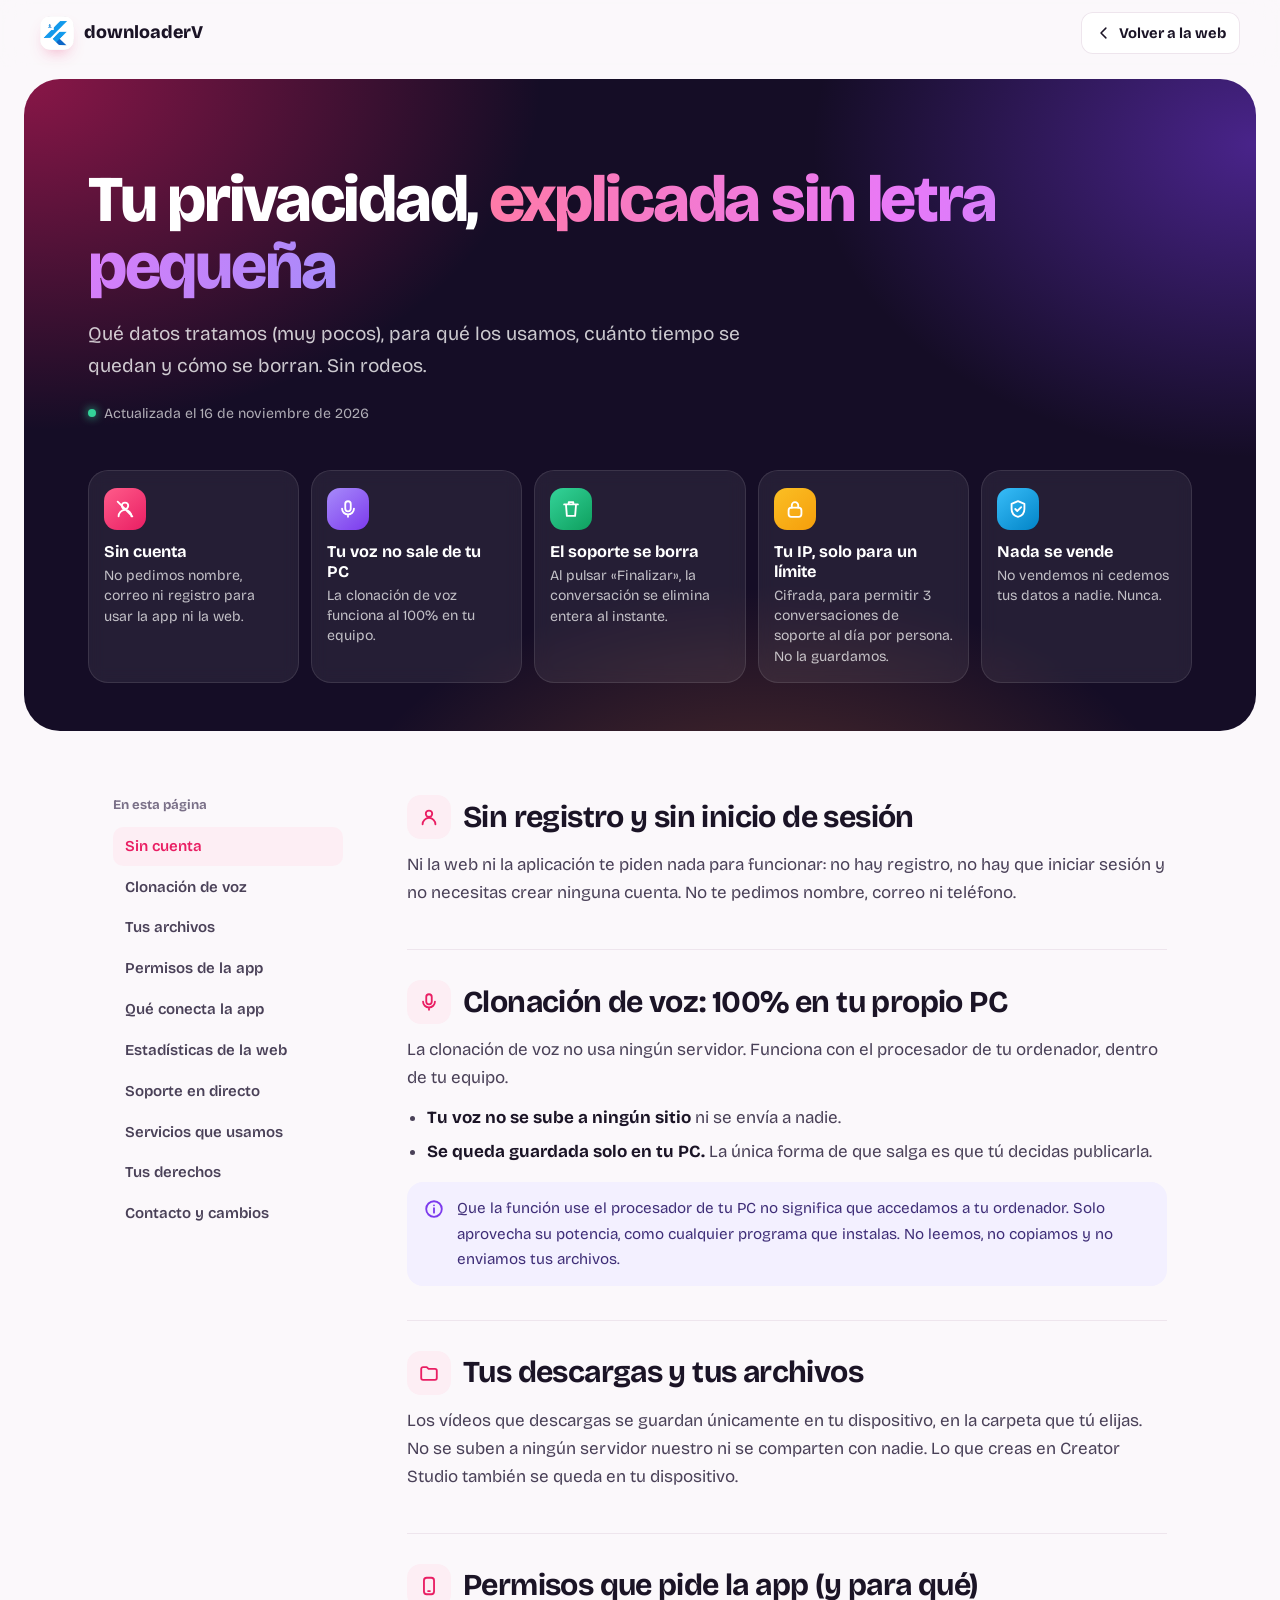
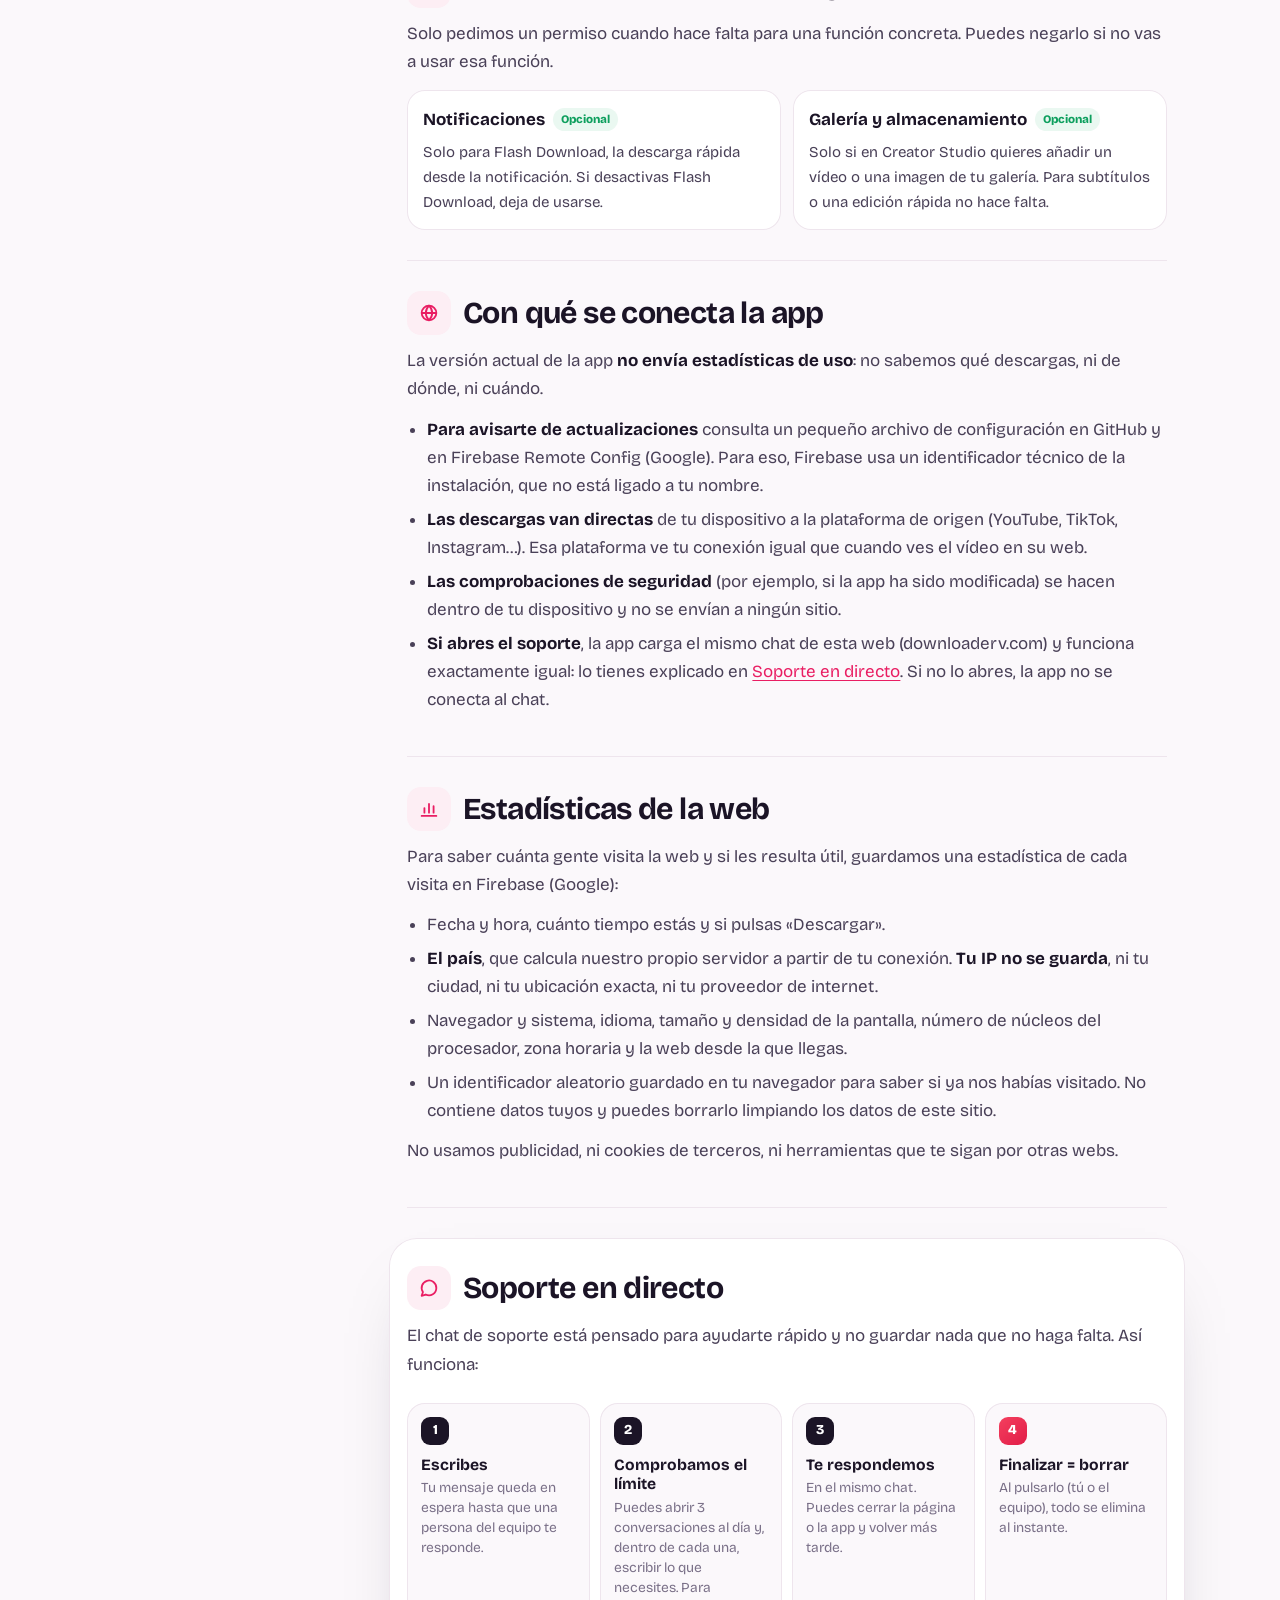
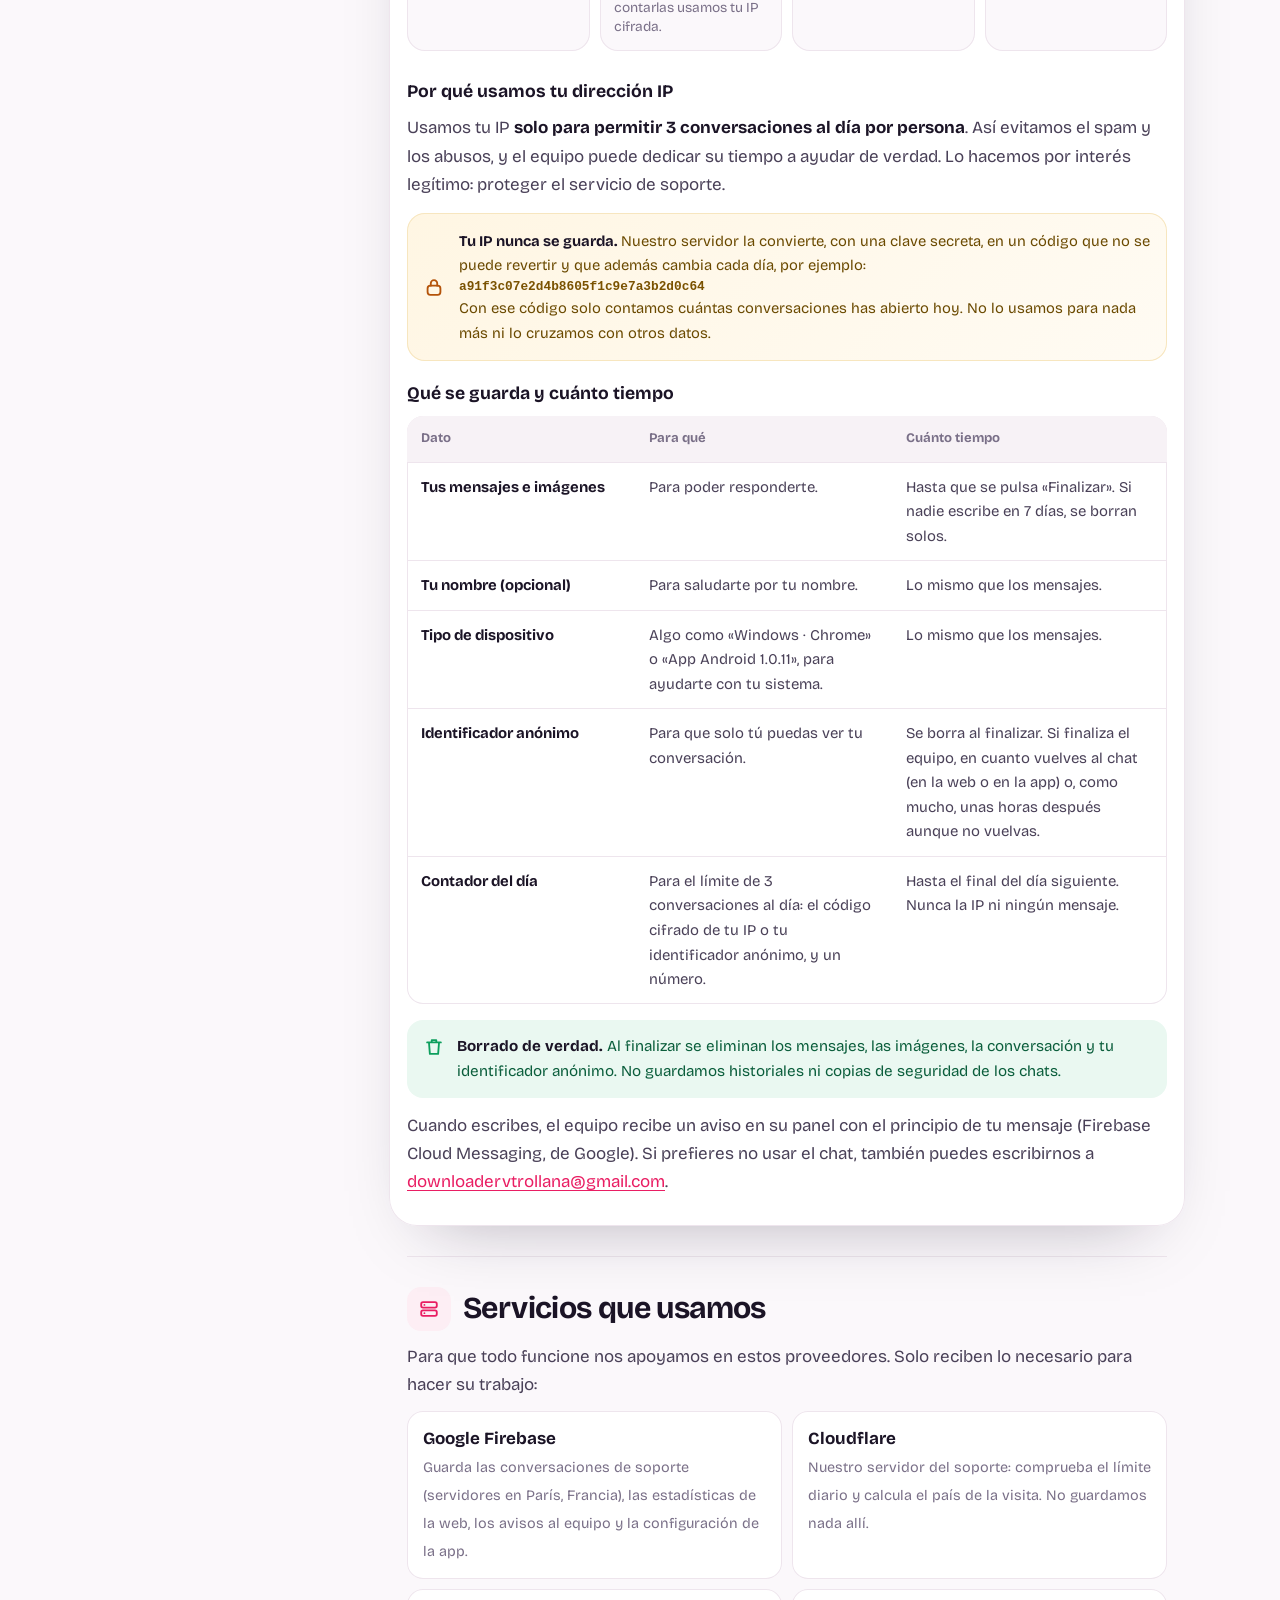
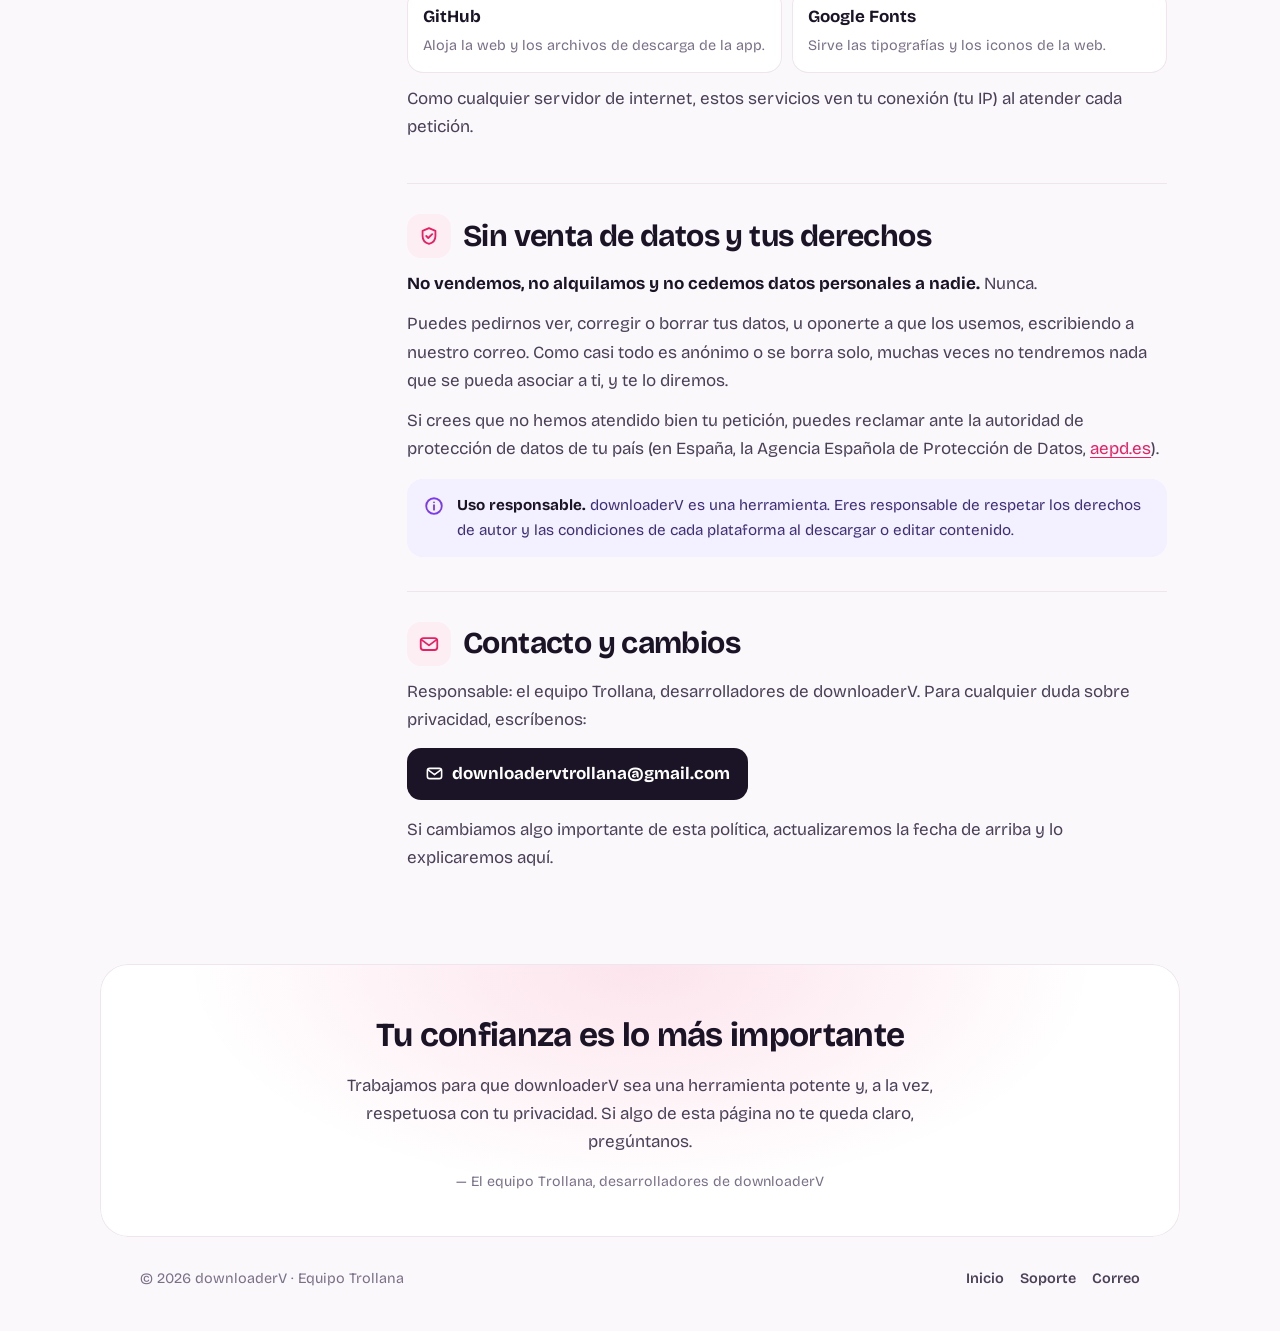
<file: privacidad.html>
<!DOCTYPE html>
<html lang="es">
<head>
<meta charset="utf-8">
<meta name="viewport" content="width=device-width, initial-scale=1">
<title>Política de privacidad · downloaderV</title>
<meta name="description" content="Qué datos trata downloaderV, para qué y cuánto tiempo. Sin cuenta, voz 100% local, soporte que se borra al finalizar y tu IP solo para el límite de 3 conversaciones de soporte al día.">
<link rel="canonical" href="https://downloaderv.com/privacidad.html">
<meta name="theme-color" content="#150D26">
<link rel="icon" type="image/png" href="favicon.png">
<link rel="apple-touch-icon" href="apple-touch-icon.png">
<link rel="preconnect" href="https://fonts.googleapis.com">
<link rel="preconnect" href="https://fonts.gstatic.com" crossorigin>
<link href="https://fonts.googleapis.com/css2?family=Bricolage+Grotesque:opsz,wdth,wght@12..96,75..100,300..800&amp;display=swap" rel="stylesheet">
<style>
:root{--pk:#E91E63;--pk2:#FF4D8D;--vi:#7C3AED;--in:#1B1426;--in2:#4A4158;--mu:#7A7088;--st:#150D26;--bg:#FBF8FB;--ln:#EEE5ED;--ok:#0E9F5E;--f:'Bricolage Grotesque',system-ui,-apple-system,'Segoe UI',sans-serif;--ease:cubic-bezier(.2,.8,.2,1)}
*,*::before,*::after{box-sizing:border-box}
html{scroll-behavior:smooth;scroll-padding-top:84px}
body{margin:0;font-family:var(--f);color:var(--in);background:var(--bg);font-size:17px;line-height:1.65;-webkit-font-smoothing:antialiased}
a{color:var(--pk);text-underline-offset:3px}
svg{width:22px;height:22px;fill:none;stroke:currentColor;stroke-width:2;stroke-linecap:round;stroke-linejoin:round;flex:none}
.skip{position:absolute;left:-999px;top:8px;padding:10px 14px;border-radius:10px;background:#fff;z-index:99}.skip:focus{left:8px}
.barra{position:fixed;inset:0 0 auto;height:3px;z-index:60;background:linear-gradient(90deg,var(--pk2),var(--vi));transform-origin:0 50%;transform:scaleX(0)}
/* cabecera */
.top{position:sticky;top:0;z-index:50;display:flex;align-items:center;justify-content:space-between;gap:12px;padding:12px clamp(16px,4vw,40px);background:rgba(251,248,251,.82);-webkit-backdrop-filter:blur(14px);backdrop-filter:blur(14px);border-bottom:1px solid transparent;transition:border-color .2s}
.top.con-borde{border-bottom-color:var(--ln)}
.marca{display:flex;align-items:center;gap:10px;color:var(--in);text-decoration:none;font-weight:800;font-size:1.12rem}
.marca img{border-radius:11px;box-shadow:0 8px 18px -10px rgba(233,30,99,.8)}
.volver{display:inline-flex;align-items:center;gap:6px;padding:9px 14px;border-radius:12px;background:#fff;color:var(--in);font-weight:700;font-size:.92rem;text-decoration:none;box-shadow:inset 0 0 0 1px var(--ln);transition:box-shadow .2s}
.volver:hover{box-shadow:inset 0 0 0 1.5px var(--pk)}
.volver svg{width:18px;height:18px}
/* portada */
.hero{position:relative;overflow:hidden;margin:12px clamp(10px,2vw,24px) 0;padding:clamp(48px,7vw,88px) clamp(20px,5vw,64px) clamp(30px,4vw,48px);border-radius:clamp(24px,3vw,36px);color:#fff;
  background:radial-gradient(70% 90% at 0% 0%,rgba(233,30,99,.55),transparent 60%),radial-gradient(60% 80% at 100% 10%,rgba(124,58,237,.5),transparent 60%),radial-gradient(50% 60% at 60% 120%,rgba(255,138,61,.28),transparent 70%),var(--st)}
.hero h1{max-width:15em;margin:0;font-size:clamp(2.2rem,4.6vw + .4rem,4.4rem);line-height:1.02;letter-spacing:-.035em;font-weight:800}
.hero h1 span{background:linear-gradient(100deg,#FF7AA6,#E879F9 55%,#A78BFA);-webkit-background-clip:text;background-clip:text;color:transparent}
.hero .lead{max-width:36em;margin:18px 0 0;color:rgba(255,255,255,.78);font-size:clamp(1.02rem,.4vw + .95rem,1.2rem)}
.fecha{display:inline-flex;align-items:center;gap:8px;margin-top:20px;font-size:.88rem;color:rgba(255,255,255,.66)}
.fecha i{width:8px;height:8px;border-radius:50%;background:#34D399;box-shadow:0 0 10px #34D399}
.resumen{display:grid;grid-template-columns:repeat(5,minmax(0,1fr));gap:12px;margin:clamp(30px,4vw,44px) 0 0;padding:0;list-style:none}
.resumen li{padding:18px 16px 16px;border-radius:20px;background:rgba(255,255,255,.07);box-shadow:inset 0 0 0 1px rgba(255,255,255,.1);-webkit-backdrop-filter:blur(8px);backdrop-filter:blur(8px)}
.resumen .ic{display:grid;place-items:center;width:42px;height:42px;margin-bottom:12px;border-radius:13px;background:rgba(255,255,255,.12);color:#fff}
.resumen b{display:block;font-size:1.02rem;line-height:1.2;margin-bottom:4px}
.resumen span{display:block;font-size:.88rem;line-height:1.45;color:rgba(255,255,255,.72)}
.resumen li:nth-child(1) .ic{background:linear-gradient(140deg,#FF5C8A,#E91E63)}
.resumen li:nth-child(2) .ic{background:linear-gradient(140deg,#A78BFA,#7C3AED)}
.resumen li:nth-child(3) .ic{background:linear-gradient(140deg,#34D399,#0E9F5E)}
.resumen li:nth-child(4) .ic{background:linear-gradient(140deg,#FBBF24,#F59E0B)}
.resumen li:nth-child(5) .ic{background:linear-gradient(140deg,#38BDF8,#0284C7)}
/* cuerpo */
.cuerpo{display:grid;grid-template-columns:230px minmax(0,760px);justify-content:center;gap:clamp(28px,5vw,72px);padding:clamp(36px,5vw,64px) clamp(16px,4vw,40px) 40px}
.indice{position:sticky;top:90px;align-self:start}
.indice b{display:block;margin:0 0 10px;font-size:.82rem;color:var(--mu)}
.indice ol{margin:0;padding:0;list-style:none;display:grid;gap:2px}
.indice a{display:block;padding:7px 12px;border-radius:10px;color:var(--in2);font-size:.94rem;font-weight:600;text-decoration:none;transition:background .15s,color .15s}
.indice a:hover{background:#F5EEF3}
.indice a.on{background:#FDEEF4;color:var(--pk)}
.sec{padding:30px 0;border-top:1px solid var(--ln)}
.sec:first-child{border-top:0;padding-top:0}
.sec h2{display:flex;align-items:center;gap:12px;margin:0 0 12px;font-size:clamp(1.45rem,1.2vw + 1rem,1.9rem);line-height:1.15;letter-spacing:-.02em}
.sec h2 .ic{display:grid;place-items:center;width:44px;height:44px;border-radius:14px;background:#FDEEF4;color:var(--pk)}
.sec p{margin:0 0 12px;color:var(--in2)}
.sec ul{margin:0 0 12px;padding-left:1.2em;color:var(--in2)}
.sec li{margin:6px 0}
.sec strong{color:var(--in)}
.nota{display:flex;gap:12px;margin:16px 0 4px;padding:14px 16px;border-radius:16px;background:#F3F0FF;color:#3F2E78;font-size:.95rem}
.nota svg{color:var(--vi);margin-top:2px}
.nota.verde{background:#EAF8F1;color:#0B5E3C}.nota.verde svg{color:var(--ok)}
.permisos{display:grid;grid-template-columns:repeat(2,minmax(0,1fr));gap:12px;margin-top:14px}
.permisos div{padding:16px;border-radius:18px;background:#fff;box-shadow:inset 0 0 0 1px var(--ln)}
.permisos b{display:flex;align-items:center;gap:8px;margin-bottom:6px}
.permisos em{font-style:normal;font-size:.72rem;font-weight:800;padding:2px 8px;border-radius:999px;background:#EAF8F1;color:var(--ok)}
.permisos p{margin:0;font-size:.94rem}
/* soporte */
.destacado{position:relative;margin:0 -18px;padding:28px 18px 18px;border-radius:28px;background:#fff;box-shadow:0 30px 70px -40px rgba(21,13,38,.35),inset 0 0 0 1px var(--ln)}
.flujo{display:grid;grid-template-columns:repeat(4,minmax(0,1fr));gap:10px;margin:18px 0 20px;padding:0;list-style:none;counter-reset:paso}
.flujo li{position:relative;padding:14px 14px 14px;border-radius:18px;background:var(--bg);box-shadow:inset 0 0 0 1px var(--ln);counter-increment:paso}
.flujo li::before{content:counter(paso);display:grid;place-items:center;width:28px;height:28px;margin-bottom:10px;border-radius:9px;background:var(--in);color:#fff;font-weight:800;font-size:.85rem}
.flujo li:last-child::before{background:linear-gradient(140deg,#F43F5E,#E11D48)}
.flujo b{display:block;font-size:.98rem;line-height:1.25;margin-bottom:4px}
.flujo span{display:block;font-size:.86rem;line-height:1.45;color:var(--mu)}
.tabla{width:100%;border-collapse:separate;border-spacing:0;margin:8px 0 14px;font-size:.93rem;border-radius:16px;overflow:hidden;box-shadow:inset 0 0 0 1px var(--ln)}
.tabla th,.tabla td{padding:12px 14px;text-align:left;vertical-align:top;border-bottom:1px solid var(--ln)}
.tabla tr:last-child td{border-bottom:0}
.tabla th{background:#F7F2F6;font-size:.82rem;color:var(--mu)}
.tabla td:first-child{font-weight:700;color:var(--in);width:30%}
.tabla td{color:var(--in2)}
.ip{display:flex;gap:14px;align-items:center;margin:14px 0;padding:16px;border-radius:18px;background:linear-gradient(135deg,#FFF6E3,#FFFBF3);box-shadow:inset 0 0 0 1px #F7E6BF}
.ip code{display:block;font:600 .8rem/1.5 ui-monospace,SFMono-Regular,Consolas,monospace;color:#7A5200;word-break:break-all}
.ip .fl{flex:none;color:#B45309}
.ip p{margin:0;font-size:.92rem;color:#6B4A00}
.proveedores{display:grid;grid-template-columns:repeat(2,minmax(0,1fr));gap:10px;margin:12px 0}
.proveedores div{padding:14px 16px;border-radius:16px;background:#fff;box-shadow:inset 0 0 0 1px var(--ln)}
.proveedores b{display:block}
.proveedores span{font-size:.9rem;color:var(--mu)}
.contacto{display:flex;flex-wrap:wrap;align-items:center;gap:12px;margin-top:14px}
.contacto a.btn{display:inline-flex;align-items:center;gap:8px;padding:12px 18px;border-radius:14px;background:var(--in);color:#fff;font-weight:700;text-decoration:none}
.contacto a.btn svg{width:19px;height:19px}
/* final */
.promesa{max-width:1080px;margin:10px auto 0;padding:clamp(28px,4vw,44px);border-radius:28px;text-align:center;background:radial-gradient(60% 120% at 50% 0%,rgba(233,30,99,.12),transparent 70%),#fff;box-shadow:inset 0 0 0 1px var(--ln)}
.promesa h2{margin:0 0 8px;font-size:clamp(1.5rem,1.5vw + 1rem,2.1rem);letter-spacing:-.02em}
.promesa p{max-width:38em;margin:0 auto;color:var(--in2)}
.promesa small{display:block;margin-top:14px;color:var(--mu)}
.pie{display:flex;flex-wrap:wrap;align-items:center;justify-content:space-between;gap:12px;max-width:1080px;margin:0 auto;padding:30px clamp(16px,4vw,40px) 40px;color:var(--mu);font-size:.9rem}
.pie nav{display:flex;gap:16px}
.pie a{color:var(--in2);font-weight:600;text-decoration:none}
:focus-visible{outline:2.5px solid var(--pk);outline-offset:3px;border-radius:6px}
@media (max-width:1100px){.resumen{grid-template-columns:repeat(3,minmax(0,1fr))}.resumen li:nth-child(n+4){grid-column:span 1}}
@media (max-width:980px){
  .cuerpo{grid-template-columns:minmax(0,1fr)}
  .indice{position:sticky;top:61px;z-index:40;margin:0 -16px;padding:8px 16px;background:rgba(251,248,251,.92);-webkit-backdrop-filter:blur(12px);backdrop-filter:blur(12px)}
  .indice b{display:none}
  .indice ol{display:flex;gap:6px;overflow-x:auto;scrollbar-width:none}
  .indice ol::-webkit-scrollbar{display:none}
  .indice a{white-space:nowrap;background:#fff;box-shadow:inset 0 0 0 1px var(--ln)}
  .flujo{grid-template-columns:repeat(2,minmax(0,1fr))}
}
@media (max-width:640px){
  body{font-size:16px}
  .resumen{grid-template-columns:minmax(0,1fr)}
  .resumen li{display:grid;grid-template-columns:auto minmax(0,1fr);column-gap:14px;align-items:start}
  .resumen .ic{grid-row:span 2;margin:0}
  .permisos,.proveedores{grid-template-columns:minmax(0,1fr)}
  .destacado{margin:0 -8px;padding:22px 14px 12px}
  .tabla,.tabla tbody,.tabla tr,.tabla td{display:block;width:100%}
  .tabla thead{display:none}
  .tabla tr{padding:12px 14px;border-bottom:1px solid var(--ln)}
  .tabla td{padding:2px 0;border:0}
  .tabla td:first-child{width:100%}
  .volver span{display:none}
}
@media (prefers-reduced-motion:reduce){html{scroll-behavior:auto}*{transition:none!important}}
</style>
</head>
<body>
<a class="skip" href="#contenido">Saltar al contenido</a>
<div class="barra" id="barra" aria-hidden="true"></div>

<header class="top" id="top">
  <a class="marca" href="./"><img src="icono.png" alt="" width="34" height="34">downloaderV</a>
  <a class="volver" href="./"><svg viewBox="0 0 24 24"><path d="M14.5 5.5L8 12l6.5 6.5"/></svg><span>Volver a la web</span></a>
</header>

<section class="hero">
  <h1>Tu privacidad, <span>explicada sin letra pequeña</span></h1>
  <p class="lead">Qué datos tratamos (muy pocos), para qué los usamos, cuánto tiempo se quedan y cómo se borran. Sin rodeos.</p>
  <span class="fecha"><i></i>Actualizada el 16 de noviembre de 2026</span>
  <ul class="resumen">
    <li><span class="ic"><svg viewBox="0 0 24 24"><circle cx="12" cy="8.5" r="3.5"/><path d="M5 20a7 7 0 0 1 14 0M4 4l16 16"/></svg></span><b>Sin cuenta</b><span>No pedimos nombre, correo ni registro para usar la app ni la web.</span></li>
    <li><span class="ic"><svg viewBox="0 0 24 24"><rect x="9" y="3.5" width="6" height="11" rx="3"/><path d="M5.5 11.5a6.5 6.5 0 0 0 13 0M12 18v2.5"/></svg></span><b>Tu voz no sale de tu PC</b><span>La clonación de voz funciona al 100% en tu equipo.</span></li>
    <li><span class="ic"><svg viewBox="0 0 24 24"><path d="M4.5 7h15M9.5 7V4.5h5V7M6.5 7l1 12.5h9l1-12.5"/></svg></span><b>El soporte se borra</b><span>Al pulsar «Finalizar», la conversación se elimina entera al instante.</span></li>
    <li><span class="ic"><svg viewBox="0 0 24 24"><rect x="5" y="10.5" width="14" height="10" rx="3"/><path d="M8.5 10.5V8a3.5 3.5 0 0 1 7 0v2.5"/></svg></span><b>Tu IP, solo para un límite</b><span>Cifrada, para permitir 3 conversaciones de soporte al día por persona. No la guardamos.</span></li>
    <li><span class="ic"><svg viewBox="0 0 24 24"><path d="M12 3.5l7 3v5.5c0 4.2-3 7.5-7 8.5-4-1-7-4.3-7-8.5V6.5z"/><path d="M9 12l2.2 2.2L15.5 10"/></svg></span><b>Nada se vende</b><span>No vendemos ni cedemos tus datos a nadie. Nunca.</span></li>
  </ul>
</section>

<div class="cuerpo" id="contenido">
  <nav class="indice" aria-label="En esta página">
    <b>En esta página</b>
    <ol>
      <li><a href="#cuenta">Sin cuenta</a></li>
      <li><a href="#voz">Clonación de voz</a></li>
      <li><a href="#archivos">Tus archivos</a></li>
      <li><a href="#permisos">Permisos de la app</a></li>
      <li><a href="#app">Qué conecta la app</a></li>
      <li><a href="#web">Estadísticas de la web</a></li>
      <li><a href="#soporte">Soporte en directo</a></li>
      <li><a href="#proveedores">Servicios que usamos</a></li>
      <li><a href="#derechos">Tus derechos</a></li>
      <li><a href="#contacto">Contacto y cambios</a></li>
    </ol>
  </nav>

  <article>
    <section class="sec" id="cuenta">
      <h2><span class="ic"><svg viewBox="0 0 24 24"><circle cx="12" cy="8.5" r="3.5"/><path d="M5 20a7 7 0 0 1 14 0"/></svg></span>Sin registro y sin inicio de sesión</h2>
      <p>Ni la web ni la aplicación te piden nada para funcionar: no hay registro, no hay que iniciar sesión y no necesitas crear ninguna cuenta. No te pedimos nombre, correo ni teléfono.</p>
    </section>

    <section class="sec" id="voz">
      <h2><span class="ic"><svg viewBox="0 0 24 24"><rect x="9" y="3.5" width="6" height="11" rx="3"/><path d="M5.5 11.5a6.5 6.5 0 0 0 13 0M12 18v2.5"/></svg></span>Clonación de voz: 100% en tu propio PC</h2>
      <p>La clonación de voz no usa ningún servidor. Funciona con el procesador de tu ordenador, dentro de tu equipo.</p>
      <ul>
        <li><strong>Tu voz no se sube a ningún sitio</strong> ni se envía a nadie.</li>
        <li><strong>Se queda guardada solo en tu PC.</strong> La única forma de que salga es que tú decidas publicarla.</li>
      </ul>
      <div class="nota"><svg viewBox="0 0 24 24"><circle cx="12" cy="12" r="8.5"/><path d="M12 11v5M12 8h.01"/></svg><span>Que la función use el procesador de tu PC no significa que accedamos a tu ordenador. Solo aprovecha su potencia, como cualquier programa que instalas. No leemos, no copiamos y no enviamos tus archivos.</span></div>
    </section>

    <section class="sec" id="archivos">
      <h2><span class="ic"><svg viewBox="0 0 24 24"><path d="M3.5 7.5a2 2 0 0 1 2-2h4l2 2h7a2 2 0 0 1 2 2v8a2 2 0 0 1-2 2h-13a2 2 0 0 1-2-2z"/></svg></span>Tus descargas y tus archivos</h2>
      <p>Los vídeos que descargas se guardan únicamente en tu dispositivo, en la carpeta que tú elijas. No se suben a ningún servidor nuestro ni se comparten con nadie. Lo que creas en Creator Studio también se queda en tu dispositivo.</p>
    </section>

    <section class="sec" id="permisos">
      <h2><span class="ic"><svg viewBox="0 0 24 24"><rect x="6.5" y="3" width="11" height="18" rx="3"/><path d="M11 17.5h2"/></svg></span>Permisos que pide la app (y para qué)</h2>
      <p>Solo pedimos un permiso cuando hace falta para una función concreta. Puedes negarlo si no vas a usar esa función.</p>
      <div class="permisos">
        <div><b>Notificaciones <em>Opcional</em></b><p>Solo para Flash Download, la descarga rápida desde la notificación. Si desactivas Flash Download, deja de usarse.</p></div>
        <div><b>Galería y almacenamiento <em>Opcional</em></b><p>Solo si en Creator Studio quieres añadir un vídeo o una imagen de tu galería. Para subtítulos o una edición rápida no hace falta.</p></div>
      </div>
    </section>

    <section class="sec" id="app">
      <h2><span class="ic"><svg viewBox="0 0 24 24"><path d="M4 12a8 8 0 1 0 16 0 8 8 0 0 0-16 0M4 12h16M12 4c2.5 2.6 3.5 5.3 3.5 8s-1 5.4-3.5 8c-2.5-2.6-3.5-5.3-3.5-8S9.5 6.6 12 4z"/></svg></span>Con qué se conecta la app</h2>
      <p>La versión actual de la app <strong>no envía estadísticas de uso</strong>: no sabemos qué descargas, ni de dónde, ni cuándo.</p>
      <ul>
        <li><strong>Para avisarte de actualizaciones</strong> consulta un pequeño archivo de configuración en GitHub y en Firebase Remote Config (Google). Para eso, Firebase usa un identificador técnico de la instalación, que no está ligado a tu nombre.</li>
        <li><strong>Las descargas van directas</strong> de tu dispositivo a la plataforma de origen (YouTube, TikTok, Instagram…). Esa plataforma ve tu conexión igual que cuando ves el vídeo en su web.</li>
        <li><strong>Las comprobaciones de seguridad</strong> (por ejemplo, si la app ha sido modificada) se hacen dentro de tu dispositivo y no se envían a ningún sitio.</li>
        <li><strong>Si abres el soporte</strong>, la app carga el mismo chat de esta web (downloaderv.com) y funciona exactamente igual: lo tienes explicado en <a href="#soporte">Soporte en directo</a>. Si no lo abres, la app no se conecta al chat.</li>
      </ul>
    </section>

    <section class="sec" id="web">
      <h2><span class="ic"><svg viewBox="0 0 24 24"><path d="M4 19.5h16M7 16V11M12 16V6.5M17 16v-7"/></svg></span>Estadísticas de la web</h2>
      <p>Para saber cuánta gente visita la web y si les resulta útil, guardamos una estadística de cada visita en Firebase (Google):</p>
      <ul>
        <li>Fecha y hora, cuánto tiempo estás y si pulsas «Descargar».</li>
        <li><strong>El país</strong>, que calcula nuestro propio servidor a partir de tu conexión. <strong>Tu IP no se guarda</strong>, ni tu ciudad, ni tu ubicación exacta, ni tu proveedor de internet.</li>
        <li>Navegador y sistema, idioma, tamaño y densidad de la pantalla, número de núcleos del procesador, zona horaria y la web desde la que llegas.</li>
        <li>Un identificador aleatorio guardado en tu navegador para saber si ya nos habías visitado. No contiene datos tuyos y puedes borrarlo limpiando los datos de este sitio.</li>
      </ul>
      <p>No usamos publicidad, ni cookies de terceros, ni herramientas que te sigan por otras webs.</p>
    </section>

    <section class="sec" id="soporte">
      <div class="destacado">
        <h2><span class="ic"><svg viewBox="0 0 24 24"><path d="M20 12a8 8 0 0 1-11.6 7.1L4 20.5l1.4-4.2A8 8 0 1 1 20 12z"/></svg></span>Soporte en directo</h2>
        <p>El chat de soporte está pensado para ayudarte rápido y no guardar nada que no haga falta. Así funciona:</p>
        <ol class="flujo">
          <li><b>Escribes</b><span>Tu mensaje queda en espera hasta que una persona del equipo te responde.</span></li>
          <li><b>Comprobamos el límite</b><span>Puedes abrir 3 conversaciones al día y, dentro de cada una, escribir lo que necesites. Para contarlas usamos tu IP cifrada.</span></li>
          <li><b>Te respondemos</b><span>En el mismo chat. Puedes cerrar la página o la app y volver más tarde.</span></li>
          <li><b>Finalizar = borrar</b><span>Al pulsarlo (tú o el equipo), todo se elimina al instante.</span></li>
        </ol>

        <h3 style="margin:6px 0 8px;font-size:1.1rem">Por qué usamos tu dirección IP</h3>
        <p>Usamos tu IP <strong>solo para permitir 3 conversaciones al día por persona</strong>. Así evitamos el spam y los abusos, y el equipo puede dedicar su tiempo a ayudar de verdad. Lo hacemos por interés legítimo: proteger el servicio de soporte.</p>
        <div class="ip">
          <svg class="fl" viewBox="0 0 24 24"><rect x="5" y="10.5" width="14" height="10" rx="3"/><path d="M8.5 10.5V8a3.5 3.5 0 0 1 7 0v2.5"/></svg>
          <p><strong>Tu IP nunca se guarda.</strong> Nuestro servidor la convierte, con una clave secreta, en un código que no se puede revertir y que además cambia cada día, por ejemplo:<code>a91f3c07e2d4b8605f1c9e7a3b2d0c64</code>Con ese código solo contamos cuántas conversaciones has abierto hoy. No lo usamos para nada más ni lo cruzamos con otros datos.</p>
        </div>

        <h3 style="margin:18px 0 8px;font-size:1.1rem">Qué se guarda y cuánto tiempo</h3>
        <table class="tabla">
          <thead><tr><th>Dato</th><th>Para qué</th><th>Cuánto tiempo</th></tr></thead>
          <tbody>
            <tr><td>Tus mensajes e imágenes</td><td>Para poder responderte.</td><td>Hasta que se pulsa «Finalizar». Si nadie escribe en 7 días, se borran solos.</td></tr>
            <tr><td>Tu nombre (opcional)</td><td>Para saludarte por tu nombre.</td><td>Lo mismo que los mensajes.</td></tr>
            <tr><td>Tipo de dispositivo</td><td>Algo como «Windows · Chrome» o «App Android 1.0.11», para ayudarte con tu sistema.</td><td>Lo mismo que los mensajes.</td></tr>
            <tr><td>Identificador anónimo</td><td>Para que solo tú puedas ver tu conversación.</td><td>Se borra al finalizar. Si finaliza el equipo, en cuanto vuelves al chat (en la web o en la app) o, como mucho, unas horas después aunque no vuelvas.</td></tr>
            <tr><td>Contador del día</td><td>Para el límite de 3 conversaciones al día: el código cifrado de tu IP o tu identificador anónimo, y un número.</td><td>Hasta el final del día siguiente. Nunca la IP ni ningún mensaje.</td></tr>
          </tbody>
        </table>
        <div class="nota verde"><svg viewBox="0 0 24 24"><path d="M4.5 7h15M9.5 7V4.5h5V7M6.5 7l1 12.5h9l1-12.5"/></svg><span><strong>Borrado de verdad.</strong> Al finalizar se eliminan los mensajes, las imágenes, la conversación y tu identificador anónimo. No guardamos historiales ni copias de seguridad de los chats.</span></div>
        <p style="margin-top:14px">Cuando escribes, el equipo recibe un aviso en su panel con el principio de tu mensaje (Firebase Cloud Messaging, de Google). Si prefieres no usar el chat, también puedes escribirnos a <a href="mailto:downloadervtrollana@gmail.com">downloadervtrollana@gmail.com</a>.</p>
      </div>
    </section>

    <section class="sec" id="proveedores">
      <h2><span class="ic"><svg viewBox="0 0 24 24"><rect x="3.5" y="4.5" width="17" height="6" rx="2"/><rect x="3.5" y="13.5" width="17" height="6" rx="2"/><path d="M7 7.5h.01M7 16.5h.01"/></svg></span>Servicios que usamos</h2>
      <p>Para que todo funcione nos apoyamos en estos proveedores. Solo reciben lo necesario para hacer su trabajo:</p>
      <div class="proveedores">
        <div><b>Google Firebase</b><span>Guarda las conversaciones de soporte (servidores en París, Francia), las estadísticas de la web, los avisos al equipo y la configuración de la app.</span></div>
        <div><b>Cloudflare</b><span>Nuestro servidor del soporte: comprueba el límite diario y calcula el país de la visita. No guardamos nada allí.</span></div>
        <div><b>GitHub</b><span>Aloja la web y los archivos de descarga de la app.</span></div>
        <div><b>Google Fonts</b><span>Sirve las tipografías y los iconos de la web.</span></div>
      </div>
      <p>Como cualquier servidor de internet, estos servicios ven tu conexión (tu IP) al atender cada petición.</p>
    </section>

    <section class="sec" id="derechos">
      <h2><span class="ic"><svg viewBox="0 0 24 24"><path d="M12 3.5l7 3v5.5c0 4.2-3 7.5-7 8.5-4-1-7-4.3-7-8.5V6.5z"/><path d="M9 12l2.2 2.2L15.5 10"/></svg></span>Sin venta de datos y tus derechos</h2>
      <p><strong>No vendemos, no alquilamos y no cedemos datos personales a nadie.</strong> Nunca.</p>
      <p>Puedes pedirnos ver, corregir o borrar tus datos, u oponerte a que los usemos, escribiendo a nuestro correo. Como casi todo es anónimo o se borra solo, muchas veces no tendremos nada que se pueda asociar a ti, y te lo diremos.</p>
      <p>Si crees que no hemos atendido bien tu petición, puedes reclamar ante la autoridad de protección de datos de tu país (en España, la Agencia Española de Protección de Datos, <a href="https://www.aepd.es" target="_blank" rel="noopener">aepd.es</a>).</p>
      <div class="nota"><svg viewBox="0 0 24 24"><circle cx="12" cy="12" r="8.5"/><path d="M12 11v5M12 8h.01"/></svg><span><strong>Uso responsable.</strong> downloaderV es una herramienta. Eres responsable de respetar los derechos de autor y las condiciones de cada plataforma al descargar o editar contenido.</span></div>
    </section>

    <section class="sec" id="contacto">
      <h2><span class="ic"><svg viewBox="0 0 24 24"><rect x="3" y="5.5" width="18" height="13" rx="3"/><path d="M4 7.5l8 6 8-6"/></svg></span>Contacto y cambios</h2>
      <p>Responsable: el equipo Trollana, desarrolladores de downloaderV. Para cualquier duda sobre privacidad, escríbenos:</p>
      <div class="contacto"><a class="btn" href="mailto:downloadervtrollana@gmail.com?subject=Privacidad%20-%20downloaderV"><svg viewBox="0 0 24 24"><rect x="3" y="5.5" width="18" height="13" rx="3"/><path d="M4 7.5l8 6 8-6"/></svg>downloadervtrollana@gmail.com</a></div>
      <p style="margin-top:16px">Si cambiamos algo importante de esta política, actualizaremos la fecha de arriba y lo explicaremos aquí.</p>
    </section>
  </article>
</div>

<section class="promesa">
  <h2>Tu confianza es lo más importante</h2>
  <p>Trabajamos para que downloaderV sea una herramienta potente y, a la vez, respetuosa con tu privacidad. Si algo de esta página no te queda claro, pregúntanos.</p>
  <small>— El equipo Trollana, desarrolladores de downloaderV</small>
</section>

<footer class="pie">
  <span>© 2026 downloaderV · Equipo Trollana</span>
  <nav><a href="./">Inicio</a><a href="./#soporte">Soporte</a><a href="mailto:downloadervtrollana@gmail.com">Correo</a></nav>
</footer>

<script>
(function(){
  var barra=document.getElementById('barra'),top=document.getElementById('top'),links=[].slice.call(document.querySelectorAll('.indice a')),secs=links.map(function(a){return document.querySelector(a.getAttribute('href'));}),t=0;
  function pinta(){t=0;var h=document.documentElement,max=h.scrollHeight-innerHeight;barra.style.transform='scaleX('+(max>0?Math.min(1,scrollY/max):0)+')';top.classList.toggle('con-borde',scrollY>8);
    var on=0;secs.forEach(function(s,i){if(s&&s.getBoundingClientRect().top<innerHeight*.35)on=i;});links.forEach(function(a,i){a.classList.toggle('on',i===on);});
    var a=links[on];if(a&&innerWidth<=980){var ol=a.closest('ol');var l=a.offsetLeft-16;if(Math.abs(ol.scrollLeft-l)>40)ol.scrollTo({left:l,behavior:'smooth'});}}
  addEventListener('scroll',function(){if(!t)t=requestAnimationFrame(pinta);},{passive:true});pinta();
})();
</script>
</body>
</html>
</file>
